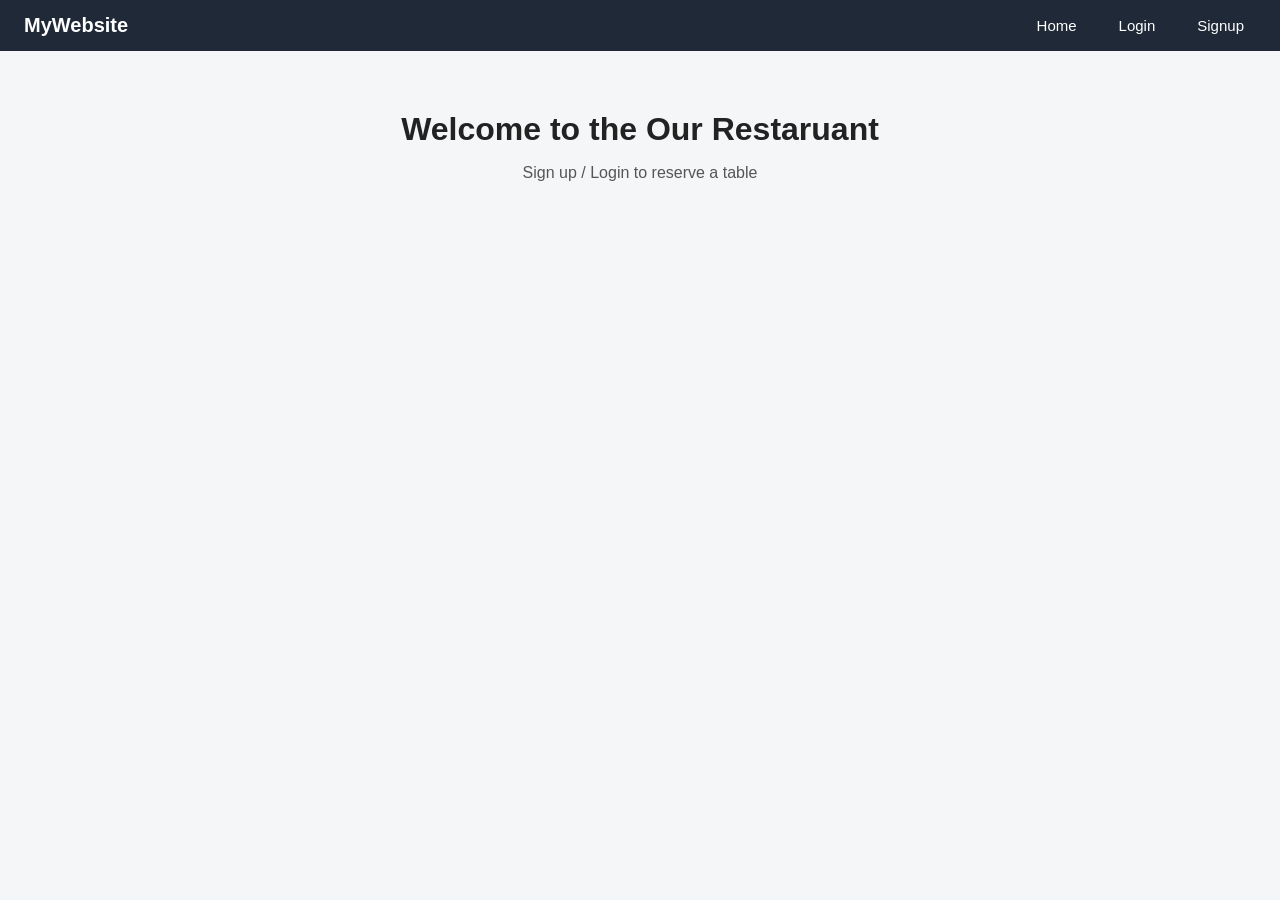
<file: index.html>
<!DOCTYPE html>
<html lang="en">
<head>
	<meta charset="UTF-8" />
	<meta name="viewport" content="width=device-width, initial-scale=1.0" />
	<title>Basic Home Page</title>
	<link rel="stylesheet" href="styles.css" />
</head>
<body>
	<nav>
		<a href="#" class="brand">MyWebsite</a>
		<ul class="nav-links">
			<li><a href="#home">Home</a></li>
			<li><a href="Login-registration/login.html">Login</a></li>
			<li><a href="Login-registration/registration.html">Signup</a></li>
		</ul>
	</nav>

	<main id="home">
		<h1>Welcome to the Our Restaruant</h1>
		<p>Sign up / Login to reserve a table</p>
	</main>
</body>
</html>
</file>
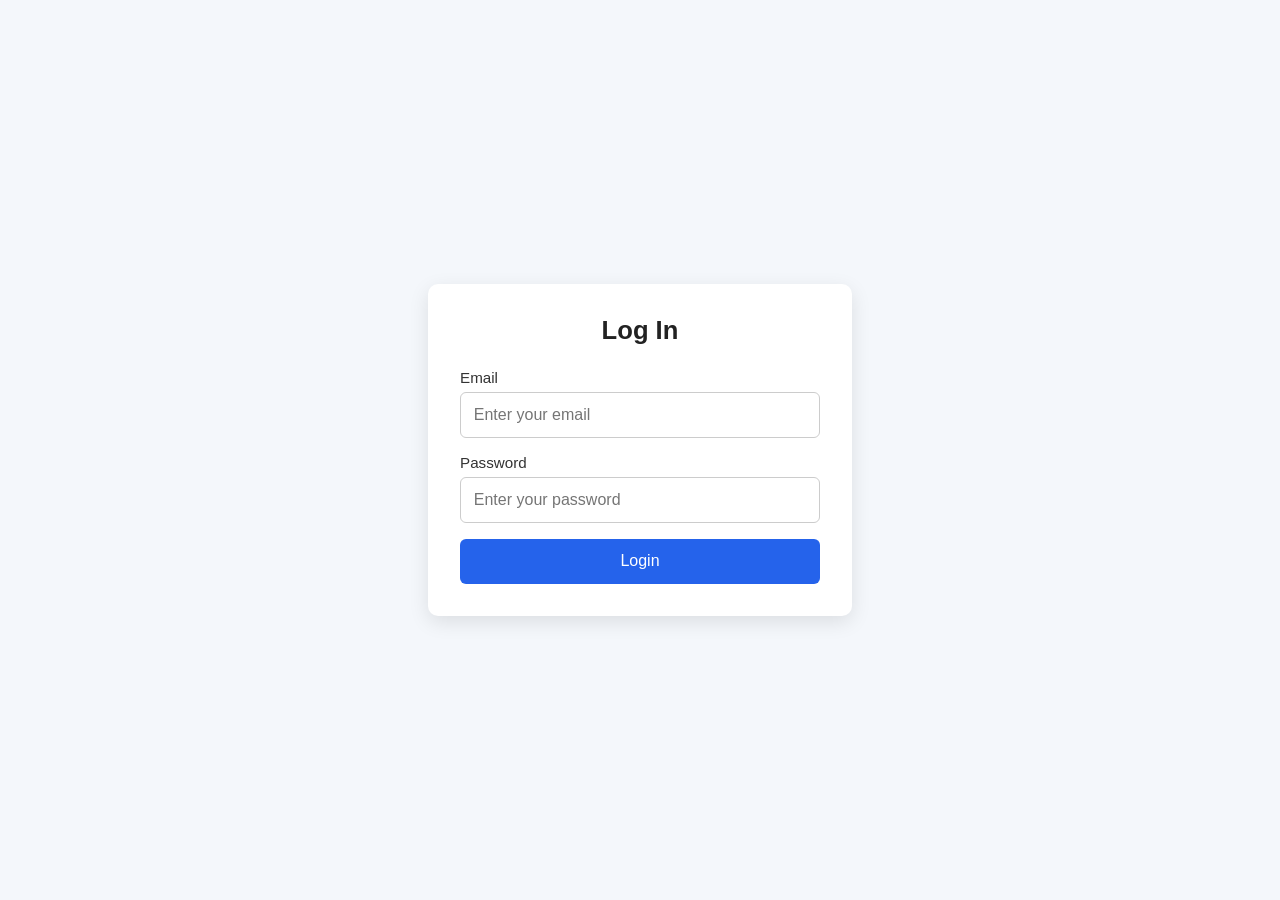
<file: Login-registration/login.html>
<!DOCTYPE html>
<html lang="en">
<head>
	<meta charset="UTF-8">
	<meta name="viewport" content="width=device-width, initial-scale=1.0">
	<title>Login</title>
	<style>
		body {
			margin: 0;
			font-family: Arial, sans-serif;
			background: #f4f7fb;
			display: flex;
			justify-content: center;
			align-items: center;
			min-height: 100vh;
		}

		.login-container {
			background: #fff;
			padding: 2rem;
			border-radius: 10px;
			box-shadow: 0 6px 20px rgba(0, 0, 0, 0.1);
			width: 100%;
			max-width: 360px;
		}

		h1 {
			margin: 0 0 1.5rem;
			text-align: center;
			font-size: 1.6rem;
			color: #222;
		}

		label {
			display: block;
			margin-bottom: 0.4rem;
			color: #333;
			font-size: 0.95rem;
		}

		input {
			width: 100%;
			padding: 0.8rem;
			margin-bottom: 1rem;
			border: 1px solid #ccc;
			border-radius: 6px;
			box-sizing: border-box;
			font-size: 1rem;
		}

		button {
			width: 100%;
			padding: 0.85rem;
			border: none;
			border-radius: 6px;
			background: #2563eb;
			color: #fff;
			font-size: 1rem;
			cursor: pointer;
		}

		button:hover {
			background: #1d4ed8;
		}
	</style>
</head>
<body>
	<div class="login-container">
		<h1>Log In</h1>
		<form id="loginForm">
			<label for="email">Email</label>
			<input type="email" id="email" name="email" placeholder="Enter your email" required>

			<label for="password">Password</label>
			<input type="password" id="password" name="password" placeholder="Enter your password" required>

			<button type="submit" id="loginButton">Login</button>
		</form>
	</div>
	<script src="../scripts/script1.js" defer></script>
</body>
</html>
</file>
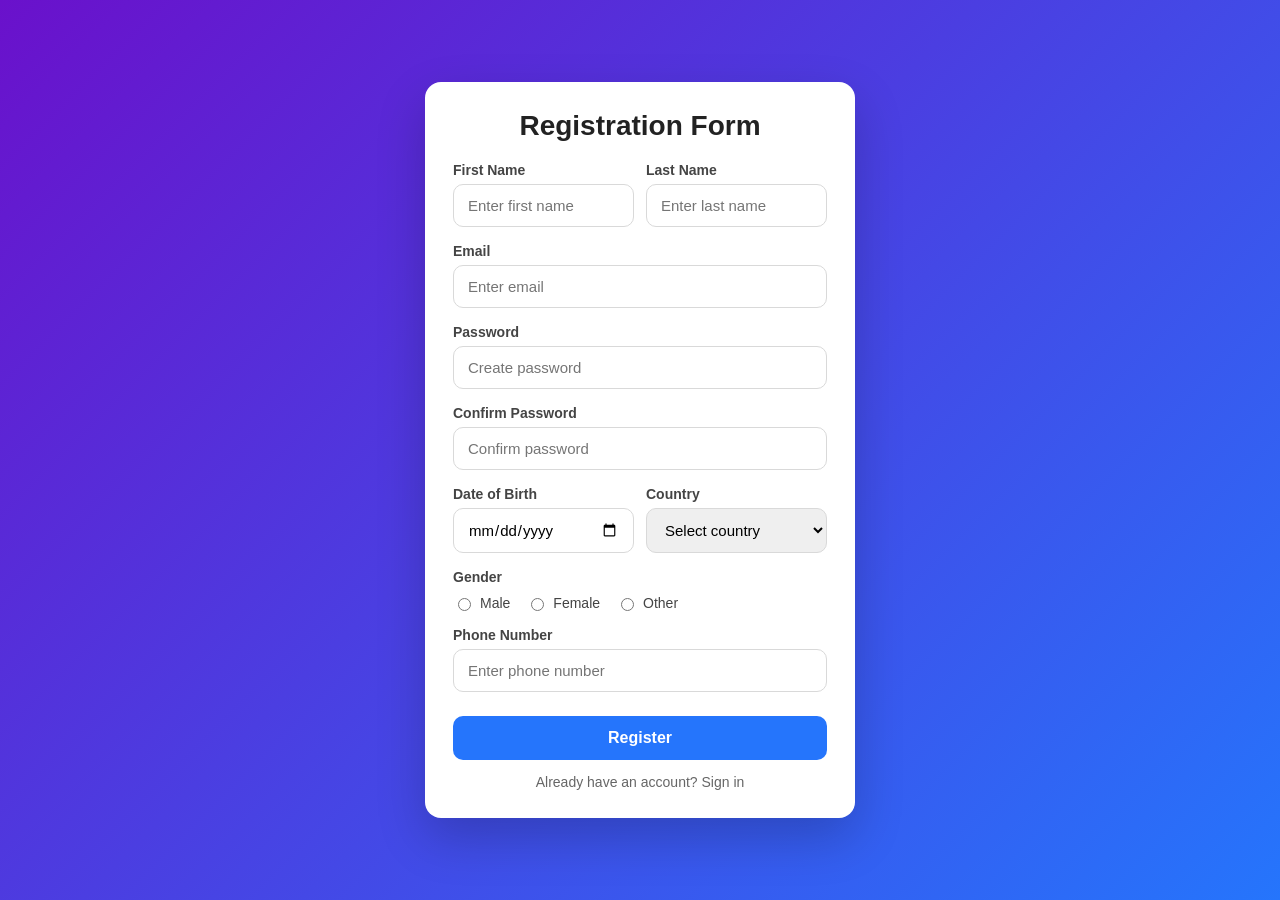
<file: Login-registration/registration.html>
<!DOCTYPE html>
<html lang="en">
<head>
	<meta charset="UTF-8" />
	<meta name="viewport" content="width=device-width, initial-scale=1.0" />
	<title>Registration Form</title>
	<style>
		* { box-sizing: border-box; font-family: Arial, sans-serif; }
		body { margin: 0; min-height: 100vh; display: grid; place-items: center; background: linear-gradient(135deg, #6a11cb, #2575fc); padding: 20px; }
		.card { width: 100%; max-width: 430px; background: #fff; border-radius: 16px; padding: 28px; box-shadow: 0 20px 50px rgba(0,0,0,.2); }
		h1 { margin: 0 0 20px; text-align: center; font-size: 28px; color: #222; }
		.form-group { margin-bottom: 16px; }
		.row { display: flex; gap: 12px; }
		.row .form-group { flex: 1; }
		label { display: block; margin-bottom: 6px; font-weight: 600; font-size: 14px; color: #444; }
		input, select { width: 100%; padding: 12px 14px; border: 1px solid #d9d9d9; border-radius: 10px; font-size: 15px; outline: none; }
		input:focus, select:focus { border-color: #2575fc; box-shadow: 0 0 0 3px rgba(37,117,252,.12); }
		.radio-group { display: flex; flex-wrap: wrap; gap: 16px; padding-top: 4px; }
		.radio-group label { display: flex; align-items: center; gap: 6px; margin: 0; font-weight: 500; }
		button { width: 100%; margin-top: 8px; border: none; border-radius: 10px; padding: 13px 16px; background: #2575fc; color: #fff; font-size: 16px; font-weight: 700; cursor: pointer; }
		button:hover { background: #1d64d8; }
		.footer { margin-top: 14px; text-align: center; font-size: 14px; color: #666; }
		@media (max-width: 560px) { .row { flex-direction: column; } }
	</style>
</head>
<body>
	<div class="card">
		<h1>Registration Form</h1>
		<form id="registrationForm">
			<div class="row">
				<div class="form-group">
					<label for="firstName">First Name</label>
					<input type="text" id="firstName" name="firstName" placeholder="Enter first name" required />
				</div>
				<div class="form-group">
					<label for="lastName">Last Name</label>
					<input type="text" id="lastName" name="lastName" placeholder="Enter last name" required />
				</div>
			</div>

			<div class="form-group">
				<label for="email">Email</label>
				<input type="email" id="email" name="email" placeholder="Enter email" required />
			</div>

			<div class="form-group">
				<label for="password">Password</label>
				<input type="password" id="password" name="password" placeholder="Create password" required />
			</div>

			<div class="form-group">
				<label for="confirmPassword">Confirm Password</label>
				<input type="password" id="confirmPassword" name="confirmPassword" placeholder="Confirm password" required />
			</div>

			<div class="row">
				<div class="form-group">
					<label for="dob">Date of Birth</label>
					<input type="date" id="dob" name="dob" required />
				</div>
				<div class="form-group">
					<label for="country">Country</label>
					<select id="country" name="country" required>
						<option value="">Select country</option>
						<option>United States</option>
						<option>United Kingdom</option>
						<option>Canada</option>
						<option>India</option>
						<option>Australia</option>
					</select>
				</div>
			</div>

			<div class="form-group">
				<label>Gender</label>
				<div class="radio-group">
					<label><input type="radio" name="gender" value="male" required /> Male</label>
					<label><input type="radio" name="gender" value="female" /> Female</label>
					<label><input type="radio" name="gender" value="other" /> Other</label>
				</div>
			</div>

			<div class="form-group">
				<label for="phone">Phone Number</label>
				<input type="tel" id="phone" name="phone" placeholder="Enter phone number" />
			</div>

			<button type="submit">Register</button>
		</form>
		<div class="footer">Already have an account? Sign in</div>
	</div>
	<script src="../scripts/script1.js" defer></script>
</body>
</html>
</file>
<file: styles.css>
* {
			box-sizing: border-box;
			margin: 0;
			padding: 0;
			font-family: Arial, sans-serif;
		}

		body {
			background: #f4f6f8;
			color: #222;
		}

		nav {
			background: #1f2937;
			padding: 14px 24px;
			display: flex;
			justify-content: space-between;
			align-items: center;
		}

		.brand {
			color: #fff;
			font-size: 20px;
			font-weight: bold;
			text-decoration: none;
		}

		.nav-links {
			list-style: none;
			display: flex;
			gap: 18px;
		}

		.nav-links a {
			color: #fff;
			text-decoration: none;
			font-size: 15px;
			padding: 8px 12px;
			border-radius: 6px;
			transition: background 0.2s ease;
		}

		.nav-links a:hover {
			background: #374151;
		}

		main {
			max-width: 900px;
			margin: 60px auto;
			padding: 0 20px;
			text-align: center;
		}

		h1 {
			font-size: 2rem;
			margin-bottom: 12px;
		}

		p {
			color: #555;
			font-size: 1rem;
			line-height: 1.6;
		}
</file>
